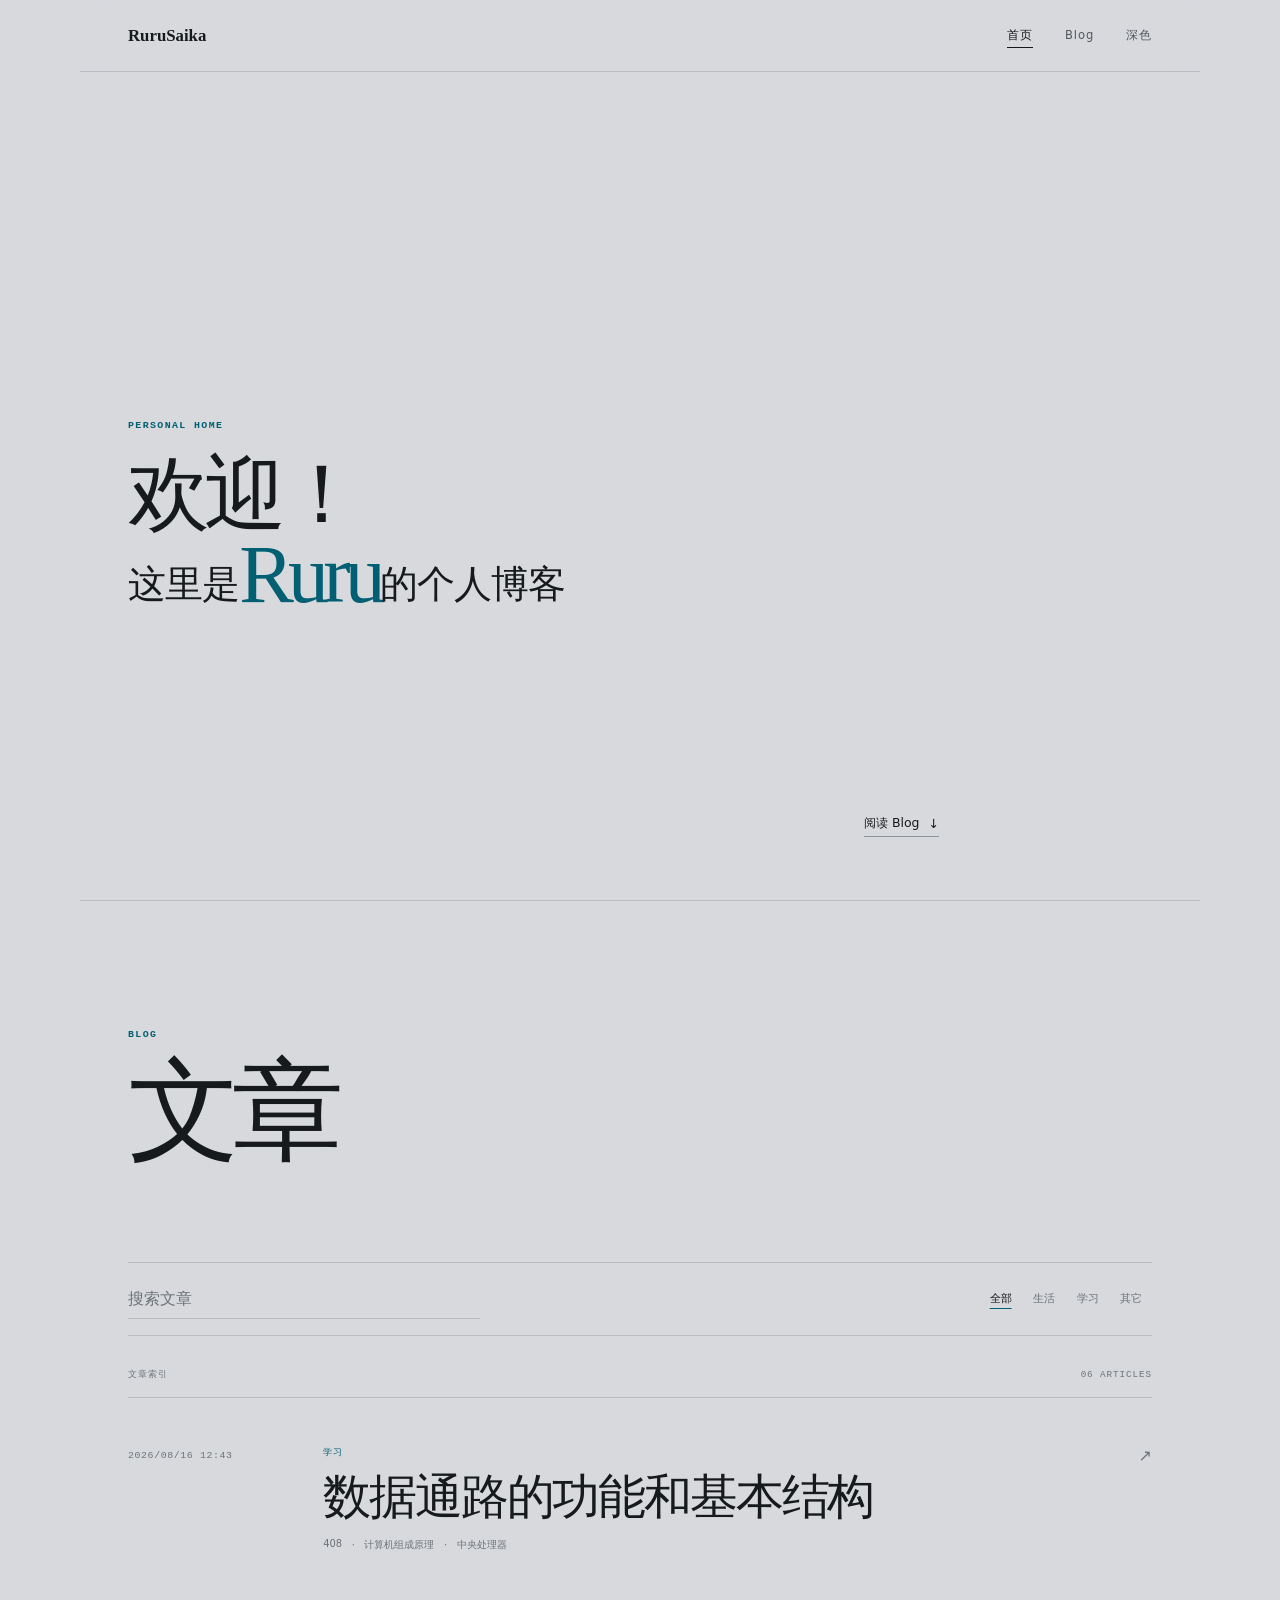
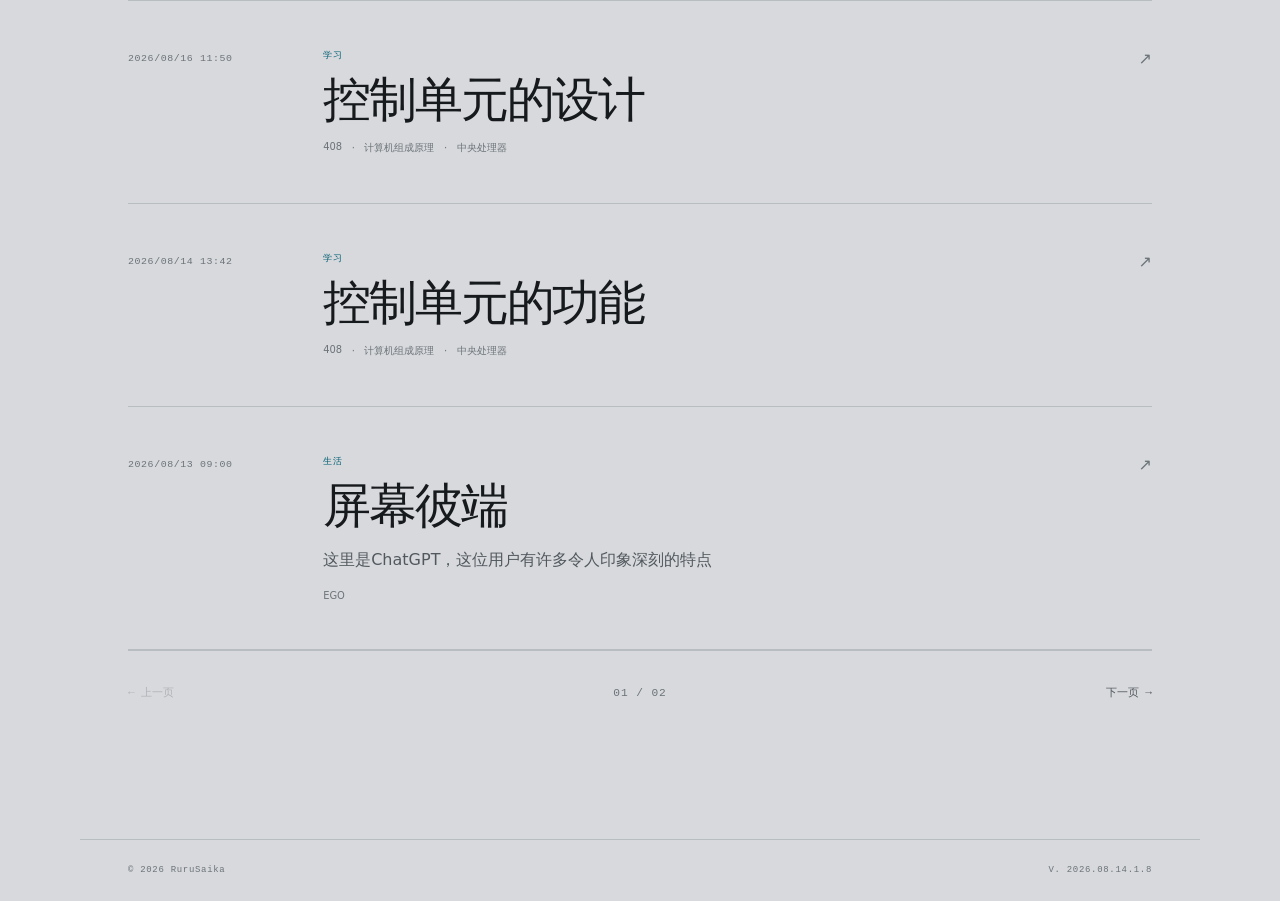
<file: index.html>
<!doctype html>
<html lang="zh-CN" data-theme="light">
<head>
    <meta charset="UTF-8">
    <meta name="viewport" content="width=device-width, initial-scale=1.0">
    <meta name="color-scheme" content="dark light">
    <meta name="description" content="RuruSaika 的个人主页与 Blog。">
    <meta name="theme-color" content="#d8d9dd">
    <script>
        (() => {
            let theme = null;
            try { theme = localStorage.getItem("ruru-theme"); } catch { /* Use browser preference. */ }
            if (theme !== "light" && theme !== "dark") {
                theme = matchMedia("(prefers-color-scheme: dark)").matches ? "dark" : "light";
            }
            document.documentElement.dataset.theme = theme;
        })();
    </script>
    <meta name="rurusaika-preference-version" content="2026.08.14.1">
    <meta name="rurusaika-site-version" content="2026.08.14.1.2">
    <meta property="og:type" content="website">
    <meta property="og:url" content="https://rurusaika.github.io/">
    <meta property="og:title" content="RuruSaika — 个人主页">
    <meta property="og:description" content="RuruSaika 的个人主页与 Blog。">
    <meta name="twitter:card" content="summary">
    <meta name="twitter:title" content="RuruSaika — 个人主页">
    <meta name="twitter:description" content="RuruSaika 的个人主页与 Blog。">
    <title>RuruSaika — 个人主页</title>
    <link rel="icon" href="static/img/favicon-light.svg?v=2026.08.17.1" type="image/svg+xml" data-theme-favicon data-dark-href="static/img/favicon.svg?v=2026.08.17.1" data-light-href="static/img/favicon-light.svg?v=2026.08.17.1">
    <link rel="icon" href="static/img/favicon-light.ico?v=2026.08.17.1" sizes="any" data-theme-favicon data-dark-href="static/img/favicon.ico?v=2026.08.17.1" data-light-href="static/img/favicon-light.ico?v=2026.08.17.1">
    <link rel="icon" href="static/img/favicon-light-32.png?v=2026.08.17.1" type="image/png" sizes="32x32" data-theme-favicon data-dark-href="static/img/favicon-32.png?v=2026.08.17.1" data-light-href="static/img/favicon-light-32.png?v=2026.08.17.1">
    <link rel="apple-touch-icon" href="static/img/apple-touch-icon-light-180.png?v=2026.08.17.1" sizes="180x180" data-theme-favicon data-dark-href="static/img/apple-touch-icon-180.png?v=2026.08.17.1" data-light-href="static/img/apple-touch-icon-light-180.png?v=2026.08.17.1">
    <link rel="stylesheet" href="static/vendor/katex/katex.min.css?v=0.18.4">
    <link rel="stylesheet" href="static/css/fonts.css?v=2026.08.15.1">
    <link rel="stylesheet" href="static/css/styles.css?v=2026.08.16.2">
    <script src="static/js/site-version.js?v=2026.08.14.1.2" defer></script>
    <script src="static/vendor/markdown-it/markdown-it.umd.min.js?v=15.0.0" defer></script>
    <script src="static/vendor/katex/katex.min.js?v=0.18.4" defer></script>
    <script src="static/vendor/katex/auto-render.min.js?v=0.18.4" defer></script>
    <script src="study/shared.js?v=2026.08.16.3" defer></script>
    <script src="static/js/blog.js?v=2026.08.16.1" defer></script>
    <script src="static/js/script.js?v=2026.08.14.1.2" defer></script>
</head>
<body>
    <a class="skip-link" href="#main">跳到主要内容</a>

    <header class="site-header" data-header>
        <a class="brand" href="#top" aria-label="回到页面顶部">RuruSaika</a>
        <nav class="main-nav" aria-label="主要导航">
            <a href="#top">首页</a>
            <a href="#blog">Blog</a>
            <button class="theme-toggle" type="button" data-theme-toggle aria-label="切换为浅色主题" aria-pressed="false">
                <span data-theme-label>浅色</span>
            </button>
        </nav>
    </header>

    <main id="main" tabindex="-1">
        <section class="hero" id="top" aria-labelledby="hero-title">
            <div class="hero-heading">
                <p class="eyebrow">PERSONAL HOME</p>
                <h1 id="hero-title">
                    欢迎！<br>
                    <span class="hero-title-small">这里是</span><span class="hero-title-accent">Ruru</span><span class="hero-title-small">的个人博客</span>
                </h1>
            </div>
            <div class="hero-note">
                <a class="text-link" href="#blog">阅读 Blog <span aria-hidden="true">↓</span></a>
            </div>
        </section>

        <section class="blog-section" id="blog" aria-labelledby="blog-title" data-blog-section>
            <header class="blog-heading" data-blog-intro>
                <div>
                    <p class="eyebrow">BLOG</p>
                    <h2 id="blog-title">文章</h2>
                </div>
            </header>

            <div class="blog-index" data-blog-index>
                <div class="blog-toolbar">
                    <label class="blog-search">
                        <span class="visually-hidden">搜索文章</span>
                        <input type="search" data-blog-search placeholder="搜索文章" autocomplete="off">
                    </label>
                    <div class="blog-controls">
                        <div class="blog-filters" data-blog-filters aria-label="按分类筛选">
                            <button class="active" type="button" data-category="全部">全部</button>
                            <button type="button" data-category="生活">生活</button>
                            <button type="button" data-category="学习">学习</button>
                            <button type="button" data-category="其它">其它</button>
                        </div>
                    </div>
                </div>

                <div class="blog-summary">
                    <span>文章索引</span>
                    <p data-blog-count>LOADING...</p>
                </div>
                <div class="blog-list" data-blog-posts aria-live="polite">
                    <div class="blog-empty">正在整理文章……</div>
                </div>
                <nav class="blog-pagination" data-blog-pagination aria-label="文章分页" hidden>
                    <button type="button" data-blog-page="previous">← 上一页</button>
                    <span data-blog-page-status>01 / 01</span>
                    <button type="button" data-blog-page="next">下一页 →</button>
                </nav>
            </div>
        </section>
    </main>

    <footer class="site-footer">
        <span>© <span data-year>2026</span> RuruSaika</span>
        <span>V. <span data-site-version>2026.08.14.1.2</span></span>
    </footer>
</body>
</html>
</file>
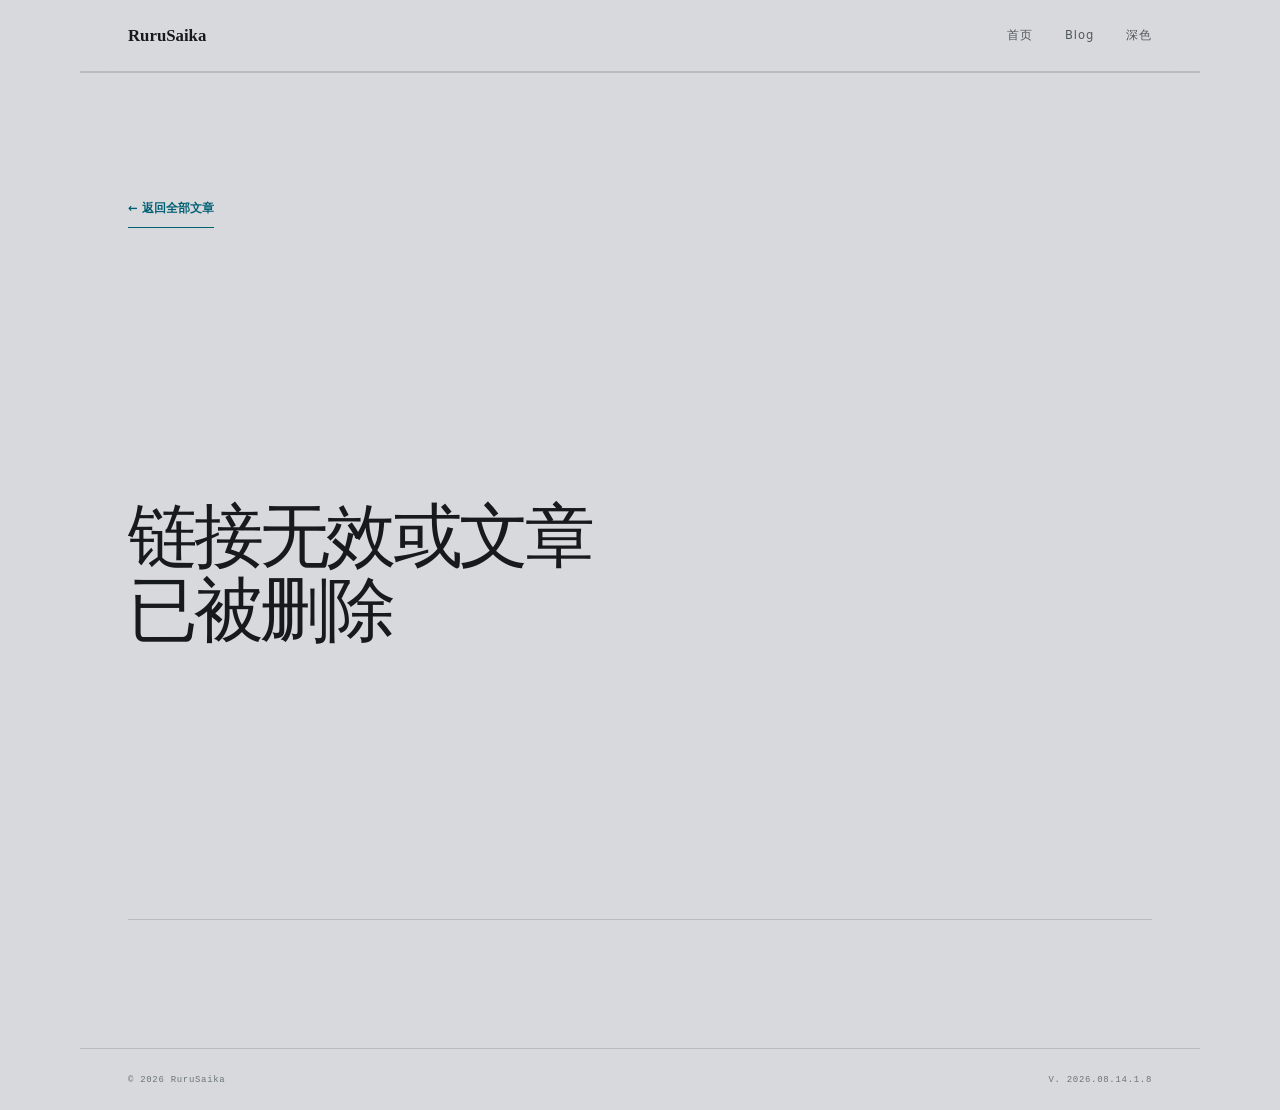
<file: blog/index.html>
<!doctype html>
<html lang="zh-CN" data-theme="light">
<head>
    <meta charset="UTF-8">
    <meta name="viewport" content="width=device-width, initial-scale=1.0">
    <meta name="color-scheme" content="dark light">
    <meta name="description" content="RuruSaika 的 Blog。">
    <meta name="theme-color" content="#d8d9dd">
    <script>
        (() => {
            let theme = null;
            try { theme = localStorage.getItem("ruru-theme"); } catch { /* Use browser preference. */ }
            if (theme !== "light" && theme !== "dark") {
                theme = matchMedia("(prefers-color-scheme: dark)").matches ? "dark" : "light";
            }
            document.documentElement.dataset.theme = theme;
        })();
    </script>
    <meta name="rurusaika-preference-version" content="2026.08.14.1">
    <meta name="rurusaika-site-version" content="2026.08.14.1.2">
    <meta property="og:type" content="article">
    <meta property="og:url" content="https://rurusaika.github.io/blog/">
    <meta property="og:title" content="RuruSaika — Blog">
    <meta property="og:description" content="RuruSaika 的 Blog。">
    <meta name="twitter:card" content="summary">
    <title>RuruSaika — Blog</title>
    <link rel="icon" href="/static/img/favicon-light.svg?v=2026.08.17.1" type="image/svg+xml" data-theme-favicon data-dark-href="/static/img/favicon.svg?v=2026.08.17.1" data-light-href="/static/img/favicon-light.svg?v=2026.08.17.1">
    <link rel="icon" href="/static/img/favicon-light.ico?v=2026.08.17.1" sizes="any" data-theme-favicon data-dark-href="/static/img/favicon.ico?v=2026.08.17.1" data-light-href="/static/img/favicon-light.ico?v=2026.08.17.1">
    <link rel="icon" href="/static/img/favicon-light-32.png?v=2026.08.17.1" type="image/png" sizes="32x32" data-theme-favicon data-dark-href="/static/img/favicon-32.png?v=2026.08.17.1" data-light-href="/static/img/favicon-light-32.png?v=2026.08.17.1">
    <link rel="apple-touch-icon" href="/static/img/apple-touch-icon-light-180.png?v=2026.08.17.1" sizes="180x180" data-theme-favicon data-dark-href="/static/img/apple-touch-icon-180.png?v=2026.08.17.1" data-light-href="/static/img/apple-touch-icon-light-180.png?v=2026.08.17.1">
    <link rel="stylesheet" href="/static/vendor/katex/katex.min.css?v=0.18.4">
    <link rel="stylesheet" href="/static/css/fonts.css?v=2026.08.15.1">
    <link rel="stylesheet" href="/static/css/styles.css?v=2026.08.16.2">
    <script src="/static/js/site-version.js?v=2026.08.14.1.2" defer></script>
    <script src="/static/vendor/markdown-it/markdown-it.umd.min.js?v=15.0.0" defer></script>
    <script src="/static/vendor/katex/katex.min.js?v=0.18.4" defer></script>
    <script src="/static/vendor/katex/auto-render.min.js?v=0.18.4" defer></script>
    <script src="/study/shared.js?v=2026.08.16.3" defer></script>
    <script src="/static/js/article.js?v=2026.08.16.1" defer></script>
    <script src="/static/js/script.js?v=2026.08.14.1.2" defer></script>
</head>
<body>
    <a class="skip-link" href="#main">跳到主要内容</a>

    <header class="site-header" data-header>
        <a class="brand" href="/" aria-label="返回个人主页">RuruSaika</a>
        <nav class="main-nav" aria-label="主要导航">
            <a href="/#top">首页</a>
            <a href="/#blog">Blog</a>
            <button class="theme-toggle" type="button" data-theme-toggle aria-label="切换为浅色主题" aria-pressed="false">
                <span data-theme-label>浅色</span>
            </button>
        </nav>
    </header>

    <main id="main" tabindex="-1">
        <section class="blog-section blog-reading" data-blog-section>
            <article class="blog-reader" data-blog-reader aria-live="polite">
                <a class="blog-back" href="/#blog" data-blog-back>← 返回全部文章</a>
                <div data-blog-article><div class="blog-article-state">正在打开文章……</div></div>
            </article>
        </section>
    </main>

    <footer class="site-footer">
        <span>© <span data-year>2026</span> RuruSaika</span>
        <span>V. <span data-site-version>2026.08.14.1.2</span></span>
    </footer>
</body>
</html>
</file>
<file: static/css/fonts.css>
@font-face {
    font-family: "Source Serif 4";
    src: url("../fonts/source-serif-4/SourceSerif4Variable-Roman.woff2") format("woff2");
    font-style: normal;
    font-weight: 200 900;
    font-display: swap;
}

@font-face {
    font-family: "Source Serif 4";
    src: url("../fonts/source-serif-4/SourceSerif4Variable-Italic.woff2") format("woff2");
    font-style: italic;
    font-weight: 200 900;
    font-display: swap;
}
</file>
<file: static/css/styles.css>
:root {
    color-scheme: dark;
    --bg: #101010;
    --surface: #1a1a1a;
    --surface-elevated: #262626;
    --text: #f2f2f2;
    --text-soft: #b0b0b0;
    --text-faint: #7a7a7a;
    --line: #3b3b3b;
    --line-strong: #505050;
    --accent: #00d3ff;
    --accent-ink: #101010;
    --header-bg: rgba(16, 16, 16, 0.9);
    --selection: rgba(0, 211, 255, 0.2);
    --max-width: 1120px;
    --reading-width: 720px;
    --page-pad: clamp(1.25rem, 4vw, 3rem);
    --serif: Georgia, "Times New Roman", "Noto Serif SC", serif;
    --article-serif: "Source Serif 4", "Noto Serif SC", Georgia, serif;
    --sans: Inter, "Noto Sans SC", "Microsoft YaHei", system-ui, sans-serif;
    --mono: "Cascadia Code", "SFMono-Regular", Consolas, monospace;
}

[data-theme="light"] {
    color-scheme: light;
    --bg: #d8d9dd;
    --surface: #e2e3e6;
    --surface-elevated: #e2e3e6;
    --text: #171a1c;
    --text-soft: #51595e;
    --text-faint: #6b7479;
    --line: #b8bdc1;
    --line-strong: #8a9499;
    --accent: #005f73;
    --accent-ink: #f5fbfc;
    --header-bg: rgba(216, 217, 221, 0.9);
    --selection: rgba(0, 95, 115, 0.18);
}

*, *::before, *::after { box-sizing: border-box; }

html {
    scroll-behavior: smooth;
    scroll-padding-top: 5rem;
}

body {
    min-width: 320px;
    margin: 0;
    background: var(--bg);
    color: var(--text);
    font-family: var(--sans);
    font-size: 16px;
    -webkit-font-smoothing: antialiased;
    text-rendering: optimizeLegibility;
}

::selection { background: var(--selection); }

a { color: inherit; }
button, input { font: inherit; }
button { color: inherit; }

:focus-visible {
    outline: 2px solid var(--accent);
    outline-offset: 4px;
}

[hidden] { display: none !important; }

.visually-hidden {
    position: absolute;
    width: 1px;
    height: 1px;
    padding: 0;
    margin: -1px;
    overflow: hidden;
    clip: rect(0, 0, 0, 0);
    white-space: nowrap;
    border: 0;
}

.skip-link {
    position: fixed;
    top: 0.75rem;
    left: 0.75rem;
    z-index: 100;
    padding: 0.7rem 0.9rem;
    background: var(--accent);
    color: var(--accent-ink);
    text-decoration: none;
    transform: translateY(-160%);
}

.skip-link:focus { transform: translateY(0); }

.site-header,
.hero,
.blog-section,
.site-footer {
    width: min(100%, var(--max-width));
    margin-inline: auto;
    padding-inline: var(--page-pad);
}

.site-header {
    position: sticky;
    top: 0;
    z-index: 20;
    min-height: 4.5rem;
    display: flex;
    align-items: center;
    justify-content: space-between;
    gap: 2rem;
    border-bottom: 1px solid var(--line);
    background: var(--header-bg);
    backdrop-filter: blur(14px);
}

.brand {
    font-family: var(--serif);
    font-size: 1.05rem;
    font-weight: 700;
    text-decoration: none;
}

.main-nav {
    display: flex;
    align-items: center;
    gap: clamp(1rem, 3vw, 2rem);
}

.main-nav a,
.theme-toggle {
    padding: 0.25rem 0;
    border: 0;
    border-bottom: 1px solid transparent;
    background: transparent;
    color: var(--text-soft);
    cursor: pointer;
    font-size: 0.72rem;
    letter-spacing: 0.08em;
    text-decoration: none;
}

.main-nav a:hover,
.main-nav a.is-active,
.theme-toggle:hover {
    border-bottom-color: currentColor;
    color: var(--text);
}

.hero {
    position: relative;
    min-height: calc(100svh - 4.5rem);
    display: flex;
    align-items: center;
    padding-top: clamp(6rem, 14vh, 10rem);
    padding-bottom: clamp(3rem, 7vh, 5rem);
}

.eyebrow {
    margin: 0 0 1.5rem;
    color: var(--accent);
    font-family: var(--mono);
    font-size: 0.62rem;
    font-weight: 600;
    letter-spacing: 0.14em;
}

.hero h1 {
    margin: 0;
    font-family: var(--serif);
    font-size: clamp(3.4rem, 6.4vw, 5.8rem);
    font-weight: 500;
    line-height: 0.98;
    letter-spacing: -0.07em;
}

.hero-title-small {
    font-size: 0.46em;
    letter-spacing: -0.025em;
    vertical-align: 0.14em;
}

.hero-title-accent {
    color: var(--accent);
}

.hero-note {
    position: absolute;
    right: var(--page-pad);
    bottom: clamp(3rem, 7vh, 5rem);
    width: min(18rem, 36%);
}

.text-link {
    display: inline-flex;
    align-items: center;
    gap: 0.55rem;
    padding-bottom: 0.28rem;
    border-bottom: 1px solid var(--line-strong);
    color: var(--text);
    font-size: 0.78rem;
    text-decoration: none;
}

.text-link:hover { border-color: var(--accent); color: var(--accent); }

.blog-section {
    min-height: 100svh;
    padding-top: clamp(5.5rem, 10vw, 8rem);
    padding-bottom: clamp(6rem, 10vw, 9rem);
    border-top: 1px solid var(--line);
}

.blog-heading {
    display: grid;
    grid-template-columns: minmax(0, 1fr) minmax(18rem, 0.55fr);
    align-items: end;
    gap: clamp(2rem, 8vw, 8rem);
    margin-bottom: clamp(4rem, 8vw, 7rem);
}

.blog-heading h2 {
    margin: 0;
    font-family: var(--serif);
    font-size: clamp(3.8rem, 9vw, 7rem);
    font-weight: 500;
    line-height: 0.85;
    letter-spacing: -0.075em;
}

.blog-heading > p {
    margin: 0;
    color: var(--text-soft);
    line-height: 1.9;
}

.blog-toolbar {
    display: grid;
    grid-template-columns: minmax(12rem, 1fr) auto;
    align-items: center;
    gap: 1.5rem;
    padding: 1rem 0;
    border-top: 1px solid var(--line);
    border-bottom: 1px solid var(--line);
}

.blog-search { width: min(100%, 22rem); }

.blog-search input {
    width: 100%;
    padding: 0.65rem 0;
    border: 0;
    border-bottom: 1px solid var(--line);
    outline: none;
    background: transparent;
    color: var(--text);
}

.blog-search input::placeholder { color: var(--text-faint); }
.blog-search input:focus { border-color: var(--accent); }

.blog-controls,
.blog-filters {
    display: flex;
    align-items: center;
}

.blog-controls { gap: 1rem; }
.blog-filters { gap: 0.15rem; }

.blog-filters button {
    padding: 0.55rem 0.6rem;
    border: 0;
    background: transparent;
    color: var(--text-faint);
    cursor: pointer;
    font-size: 0.68rem;
}

.blog-filters button:hover,
.blog-filters button.active { color: var(--text); }

.blog-filters button.active { text-decoration: underline; text-decoration-color: var(--accent); text-underline-offset: 0.35rem; }

.blog-summary {
    display: flex;
    align-items: center;
    justify-content: space-between;
    gap: 2rem;
    padding: 2rem 0 1rem;
    color: var(--text-faint);
    font-family: var(--mono);
    font-size: 0.58rem;
    letter-spacing: 0.1em;
}

.blog-summary p { margin: 0; }
.blog-list { border-top: 1px solid var(--line); }

.blog-pagination {
    display: grid;
    grid-template-columns: auto 1fr auto;
    align-items: center;
    gap: 1rem;
    padding-top: 1.5rem;
    border-top: 1px solid var(--line);
    color: var(--text-faint);
    font: 0.7rem var(--mono);
    letter-spacing: 0.08em;
    text-align: center;
}

.blog-pagination[hidden] { display: none; }
.blog-pagination button {
    padding: 0.65rem 0;
    border: 0;
    background: transparent;
    color: var(--text-soft);
    cursor: pointer;
}
.blog-pagination button:hover:not(:disabled),
.blog-pagination button:focus-visible { color: var(--accent); }
.blog-pagination button:disabled { opacity: 0.3; cursor: default; }

.blog-card {
    display: grid;
    grid-template-columns: 9rem minmax(0, 1fr) auto;
    gap: clamp(1.5rem, 4vw, 4rem);
    align-items: start;
    padding: clamp(1.75rem, 4vw, 3rem) 0;
    border-bottom: 1px solid var(--line);
    text-decoration: none;
}

.blog-date {
    padding-top: 0.25rem;
    color: var(--text-faint);
    font-family: var(--mono);
    font-size: 0.62rem;
    letter-spacing: 0.06em;
}

.blog-card-content { min-width: 0; }

.blog-subject {
    display: block;
    margin-bottom: 0.7rem;
    color: var(--accent);
    font-family: var(--mono);
    font-size: 0.58rem;
    letter-spacing: 0.1em;
}

.blog-card h3 {
    margin: 0;
    font-family: var(--serif);
    font-size: clamp(1.75rem, 4vw, 3rem);
    font-weight: 500;
    line-height: 1.08;
    letter-spacing: -0.045em;
}

.blog-card p {
    max-width: 42rem;
    margin: 0.9rem 0 0;
    color: var(--text-soft);
    line-height: 1.75;
}

.blog-tags {
    display: flex;
    flex-wrap: wrap;
    gap: 0.6rem;
    margin-top: 1rem;
    color: var(--text-faint);
    font-size: 0.62rem;
}

.blog-tags span + span::before { content: "·"; margin-right: 0.6rem; }

.blog-arrow {
    color: var(--text-faint);
    font-size: 1rem;
    transition: color 160ms ease, transform 160ms ease;
}

.blog-card:hover h3,
.blog-card:focus-visible h3 { color: var(--accent); }

.blog-card:hover .blog-arrow,
.blog-card:focus-visible .blog-arrow { color: var(--accent); transform: translate(0.2rem, -0.2rem); }

.blog-empty,
.blog-article-state {
    min-height: 18rem;
    display: grid;
    place-items: center;
    align-content: center;
    padding: 3rem;
    border-bottom: 1px solid var(--line);
    color: var(--text-soft);
    text-align: center;
    line-height: 1.8;
}

.blog-empty strong,
.blog-article-state strong { display: block; margin-bottom: 0.5rem; color: var(--text); }
.blog-empty p, .blog-article-state p { margin: 0; }

.blog-reader {
    max-width: min(100%, 74rem);
    margin-inline: auto;
    scroll-margin-top: 6rem;
}

.blog-reader > .blog-back,
.blog-article-header { max-width: var(--reading-width); }

.blog-article-layout {
    max-width: var(--reading-width);
}

.blog-article-layout.has-outline {
    display: grid;
    max-width: none;
    grid-template-columns: minmax(0, var(--reading-width)) minmax(11rem, 15rem);
    grid-template-areas: "body outline";
    gap: clamp(3rem, 7vw, 7rem);
    align-items: start;
}

.blog-article-outline {
    grid-area: outline;
    position: sticky;
    top: 6rem;
    min-width: 0;
    max-height: calc(100vh - 7.5rem);
    align-self: start;
    display: grid;
    grid-template-rows: auto minmax(0, 1fr);
    margin-top: clamp(2.5rem, 7vw, 4.5rem);
}
.blog-article-body { grid-area: body; min-width: 0; }

.article-outline {
    --outline-indicator-y: 0px;
    --outline-indicator-height: 14px;
    position: relative;
    min-height: 0;
    max-height: none;
    overflow-x: clip;
    overflow-y: auto;
    margin-top: 1.5rem;
    padding-left: 1rem;
    border-left: 1px solid var(--line);
    font-family: var(--sans);
}

.article-outline-indicator {
    position: absolute;
    left: -1px;
    top: 0;
    width: 2px;
    height: var(--outline-indicator-height);
    background: var(--accent);
    opacity: 0;
    pointer-events: none;
    transform: translateY(var(--outline-indicator-y));
    transition: transform 260ms cubic-bezier(0.22, 1, 0.36, 1), height 180ms ease, opacity 160ms ease;
}
.article-outline.has-active .article-outline-indicator { opacity: 1; }

.article-outline > p {
    margin: 0 0 1rem;
    color: var(--text-faint);
    font-family: var(--mono);
    font-size: 0.58rem;
    letter-spacing: 0.12em;
}

.article-outline ol { margin: 0; padding: 0; list-style: none; }
.article-outline li { margin: 0.7rem 0; line-height: 1.45; }
.article-outline li[data-level="2"] { padding-left: 0.65rem; }
.article-outline li[data-level="3"] { padding-left: 1.3rem; }
.article-outline li[data-level="4"] { padding-left: 1.95rem; }
.article-outline a { display: block; color: var(--text-soft); font-size: 0.75rem; text-decoration: none; transition: color 160ms ease, transform 220ms ease; }
.article-outline li[data-level="1"] a { font-size: 0.84rem; }
.article-outline a.active { color: var(--accent); transform: translateX(0.18rem); }
.article-outline a:hover,
.article-outline a:focus-visible { color: var(--accent); }

.blog-back {
    display: block;
    width: max-content;
    padding: 0 0 0.7rem;
    border: 0;
    border-bottom: 1px solid var(--accent);
    background: transparent;
    color: var(--accent);
    cursor: pointer;
    font-size: 0.72rem;
    font-weight: 700;
    text-decoration: none;
    transition: transform 160ms ease;
}

.blog-back:hover,
.blog-back:focus-visible { transform: translateX(-0.25rem); }

.blog-article-header {
    padding: clamp(3.5rem, 9vw, 6.5rem) 0 2.5rem;
    border-bottom: 1px solid var(--line);
}

.blog-article-info {
    display: flex;
    flex-wrap: wrap;
    gap: 1rem;
    color: var(--text-faint);
    font-family: var(--mono);
    font-size: 0.58rem;
    letter-spacing: 0.08em;
}

.blog-article-info span:first-child { color: var(--accent); }

.blog-article-header h1 {
    margin: 1.3rem 0 1.5rem;
    font-family: var(--serif);
    font-size: clamp(2.4rem, 6vw, 4.4rem);
    font-weight: 500;
    line-height: 1;
    letter-spacing: -0.06em;
}

.blog-missing {
    min-height: calc(100svh - 13rem);
    display: flex;
    align-items: center;
    border-bottom: 1px solid var(--line);
}

.blog-missing h1 {
    max-width: 15ch;
    margin: 0;
    font-family: var(--serif);
    font-size: clamp(2.3rem, 6vw, 4.4rem);
    font-weight: 500;
    line-height: 1.05;
    letter-spacing: -0.055em;
}

.blog-article-header > p {
    margin: 0;
    color: var(--text-soft);
    font-size: 1.05rem;
    line-height: 1.85;
}

.blog-article-body {
    padding: clamp(2.5rem, 7vw, 4.5rem) 0 1rem;
    font-family: var(--article-serif);
    font-size: 1.08rem;
    line-height: 1.95;
    font-optical-sizing: auto;
}

.blog-article-body h1,
.blog-article-body h2,
.blog-article-body h3,
.blog-article-body h4,
.blog-article-body h5,
.blog-article-body h6 {
    margin: 2.6em 0 0.8em;
    font-family: var(--article-serif);
    line-height: 1.25;
}

.blog-article-body h1, .blog-article-body h2 { padding-bottom: 0.45rem; border-bottom: 1px solid var(--line); font-size: 1.7rem; }
.blog-article-body h3 { font-size: 1.3rem; }
.blog-article-body p { margin: 1.2rem 0; }
.blog-article-body a { color: var(--accent); text-underline-offset: 0.2em; }
.blog-article-body u { text-decoration-color: var(--accent); }
.blog-article-body mark { background: transparent; color: var(--accent); }
.blog-article-body ul, .blog-article-body ol { margin: 1rem 0; padding-left: 1.6rem; }
.blog-article-body li { margin: 0.45rem 0; padding-left: 0.15rem; }
.blog-article-body li > p { margin: 0.55rem 0; }
.blog-article-body li > ul, .blog-article-body li > ol { margin: 0.35rem 0; }
.blog-article-body .task-list-item { list-style: none; }
.blog-article-body .task-list-checkbox { margin: 0 0.5rem 0 -1.35rem; accent-color: var(--accent); }

.blog-article-body table {
    display: block;
    width: 100%;
    margin: 1.5rem 0;
    overflow-x: auto;
    border-collapse: collapse;
}

.blog-article-body th,
.blog-article-body td { padding: 0.55rem 0.75rem; border: 1px solid var(--line); text-align: left; }
.blog-article-body th { background: var(--surface); }
.blog-article-body hr { margin: 2.5rem 0; border: 0; border-top: 1px solid var(--line); }

.blog-article-body blockquote {
    margin: 2rem 0;
    padding: 0 0 0 1.25rem;
    border-left: 2px solid var(--accent);
    color: var(--text-soft);
}

.blog-article-body pre {
    overflow-x: auto;
    padding: 1.25rem;
    border: 1px solid var(--line);
    background: var(--surface-elevated);
    font: 0.88rem/1.7 var(--mono);
}

.blog-article-body code:not(pre code) {
    padding: 0.12rem 0.3rem;
    background: var(--surface-elevated);
    font-family: var(--mono);
    font-size: 0.88em;
}

.blog-article-body [id] { scroll-margin-top: 6rem; }
.blog-article-reserve { min-height: calc(100svh - min(30svh, 12rem) + 2rem); }

@media (max-width: 980px) {
    .blog-reader { max-width: var(--reading-width); }
    .blog-article-layout.has-outline {
        display: flex;
        flex-direction: column;
        gap: 0;
    }
    .blog-article-outline { order: 0; width: 100%; }
    .blog-article-body { order: 1; width: 100%; }
    .blog-article-outline { position: static; max-height: none; display: block; margin-top: 2.5rem; }
    .article-outline { position: static; max-height: none; margin-top: 2.5rem; overflow: visible; }
}

@media (prefers-reduced-motion: reduce) {
    .article-outline-indicator,
    .article-outline a { transition: none; }
}

.blog-article-body .katex { font-size: 1.05em; }
.blog-article-body .katex-display {
    max-width: 100%;
    margin: 1.8rem 0;
    padding: 0.25rem 0 0.4rem;
    overflow-x: auto;
    overflow-y: hidden;
}

.blog-article-body img {
    display: block;
    max-width: 100%;
    height: auto;
    margin: 2rem auto;
}

.blog-article-body figure { margin: 1.5rem 0; }
.blog-article-body figcaption { margin-top: 0.5rem; color: var(--text-soft); font-family: var(--sans); font-size: 0.78rem; text-align: center; }
.blog-article-body details { margin: 1.25rem 0; padding: 0.8rem 1rem; border: 1px solid var(--line); }
.blog-article-body summary { cursor: pointer; color: var(--text); font-family: var(--sans); }
.blog-article-body kbd { padding: 0.12rem 0.35rem; border: 1px solid var(--line-strong); font: 0.82em var(--mono); }

.site-footer {
    display: flex;
    justify-content: space-between;
    gap: 2rem;
    padding-top: 1.6rem;
    padding-bottom: 1.6rem;
    border-top: 1px solid var(--line);
    color: var(--text-faint);
    font-family: var(--mono);
    font-size: 0.56rem;
    letter-spacing: 0.08em;
}

@media (max-width: 820px) {
    .hero { display: grid; align-content: end; gap: 3rem; }
    .hero-note { position: static; width: auto; max-width: 34rem; }
    .blog-heading { grid-template-columns: 1fr; }
    .blog-heading > p { max-width: 34rem; }
    .blog-toolbar { grid-template-columns: 1fr; align-items: start; }
    .blog-controls { justify-content: space-between; }
}

@media (max-width: 600px) {
    html { scroll-padding-top: 4rem; }
    .site-header { min-height: 4rem; }
    .main-nav { gap: 0.9rem; }
    .main-nav a:first-child { display: none; }
    .hero { min-height: calc(100svh - 4rem); padding-top: 4rem; }
    .hero h1 { font-size: clamp(2.3rem, 9.5vw, 3.4rem); }
    .blog-heading h2 { font-size: clamp(3.4rem, 18vw, 5.2rem); }
    .blog-controls { align-items: flex-start; flex-direction: column; }
    .blog-card { grid-template-columns: 1fr auto; gap: 1.1rem; }
    .blog-date { grid-column: 1 / -1; }
    .blog-card-content { grid-column: 1; }
    .blog-arrow { grid-column: 2; grid-row: 2; }
    .blog-card p { font-size: 0.92rem; }
    .site-footer { align-items: flex-start; flex-direction: column; gap: 0.6rem; }
}

@media (prefers-reduced-motion: reduce) {
    html { scroll-behavior: auto; }
    *, *::before, *::after { transition-duration: 0.01ms !important; }
}
</file>
